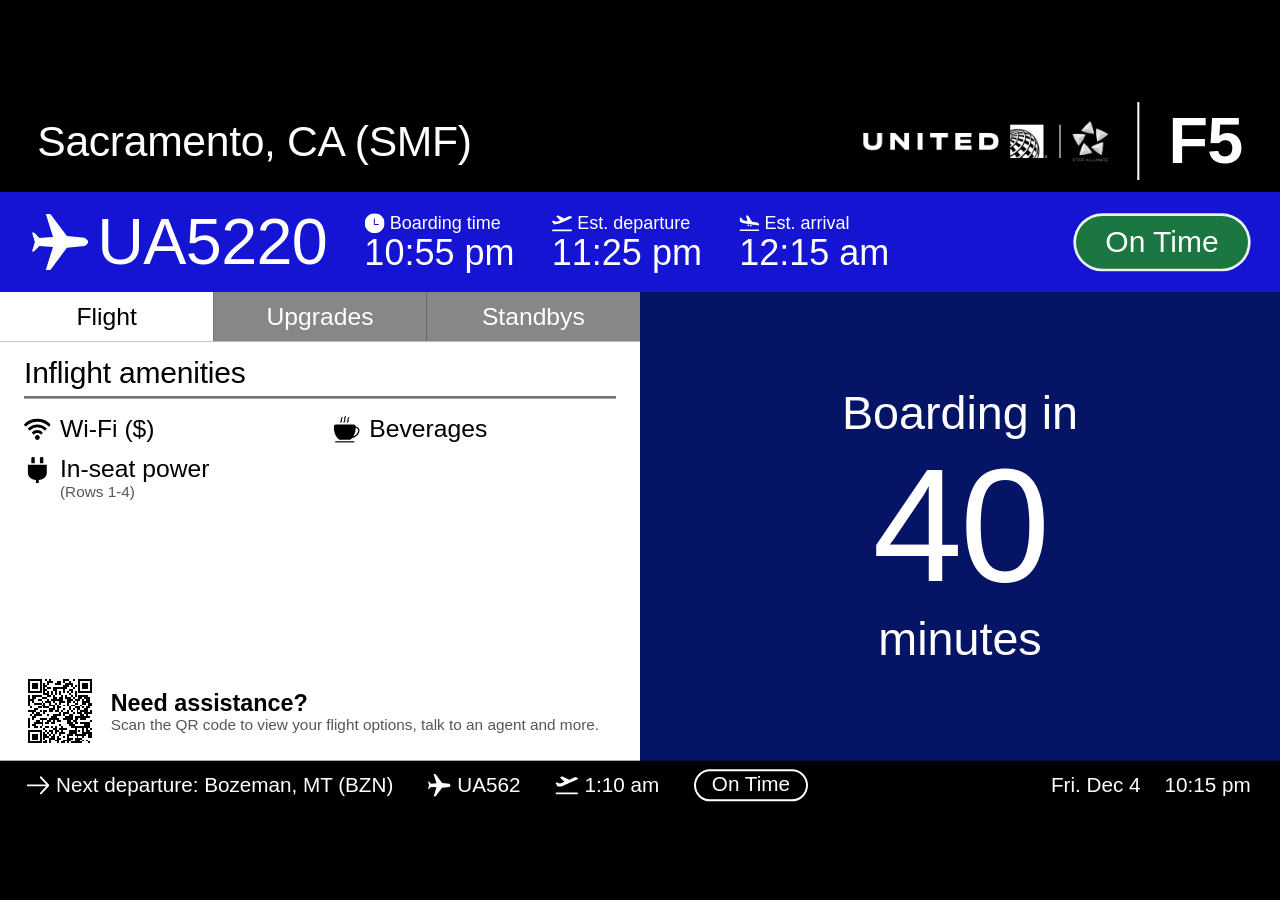
<file: wallpaper/index.html>
<!doctype html>
<html lang="en">
<head>
  <meta charset="utf-8">
  <title>Gate Display Wallpaper</title>
  <style>
    html, body { margin: 0; height: 100%; background: #000; overflow: hidden; }
    iframe { position: absolute; inset: 0; width: 100%; height: 100%; border: 0; }
    #hint { position: absolute; inset: auto 0 0 0; color: #9aa4b8; background: #10131a;
            font: 14px/1.5 system-ui, sans-serif; padding: 10px 14px; text-align: center; }
  </style>
</head>
<body>
  <iframe id="screen" title="Gate display"></iframe>
  <div id="hint" hidden></div>

  <script>
    // Wallpaper Engine passes the settings from project.json. The "link" property is the display URL:
    // paste a snapshot link from the control page ("Copy link for another device") to fix the flight,
    // or leave the plain display URL and run server/gate_feed.py to keep it live.
    var DEFAULT = 'https://yanjz124.github.io/flight-info-disp-sim/united/display.html';
    var screenEl = document.getElementById('screen');
    var hint = document.getElementById('hint');

    function show(url) {
      url = (url || '').trim() || DEFAULT;
      if (screenEl.src !== url) screenEl.src = url;
      hint.hidden = true;
    }
    show(DEFAULT);

    window.wallpaperPropertyListener = {
      applyUserProperties: function (p) {
        if (p.link && typeof p.link.value === 'string') show(p.link.value);
        if (p.reload && p.reload.value) screenEl.src = screenEl.src;   // button: reload now
      },
    };

    // If the page can't load (offline at boot), retry every 30 s.
    setInterval(function () {
      if (!navigator.onLine) { hint.hidden = false; hint.textContent = 'Offline, retrying...'; return; }
      if (!hint.hidden) show(screenEl.src);
    }, 30000);
  </script>
</body>
</html>
</file>
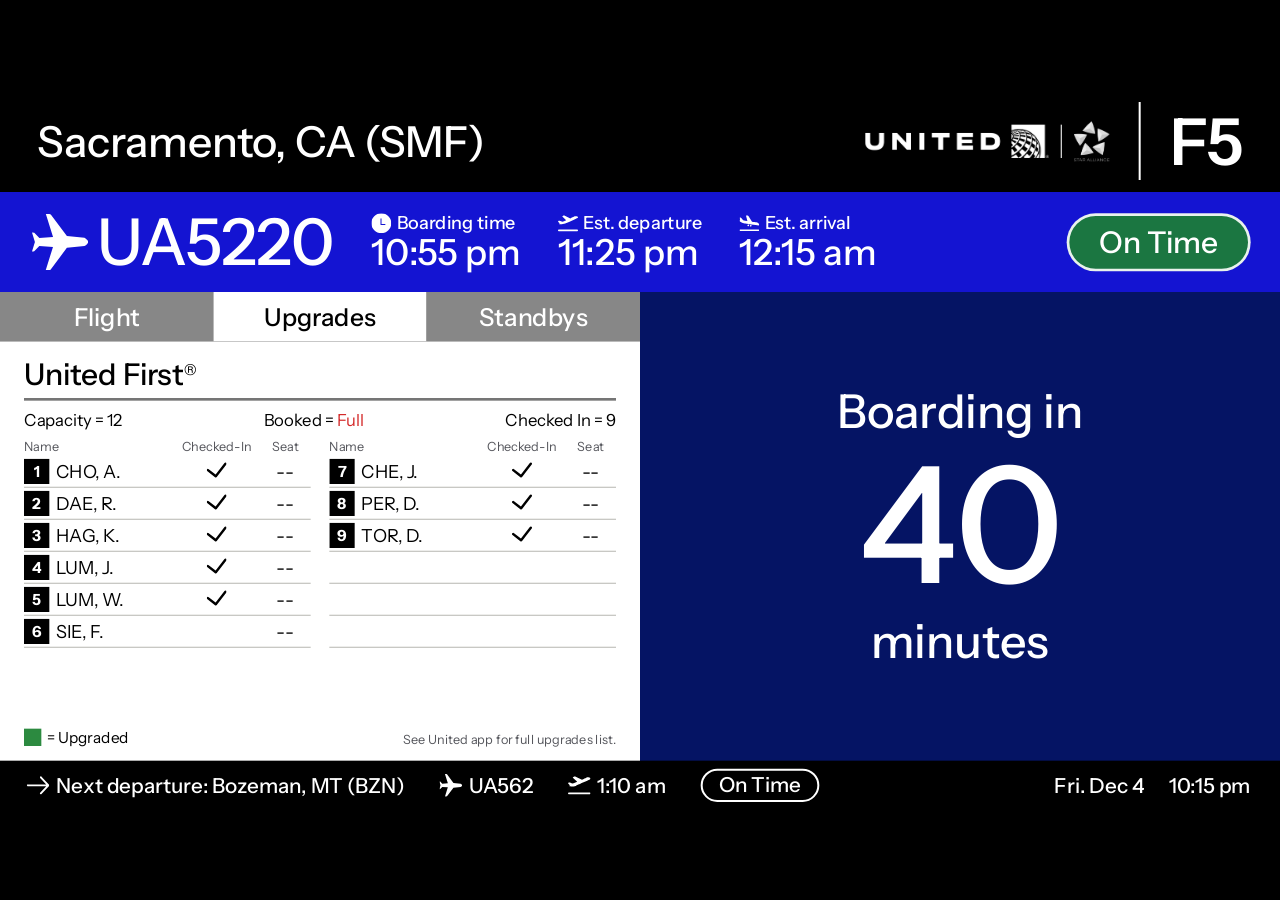
<file: display.html>
<!doctype html>
<html lang="en">
<head>
  <meta charset="utf-8">
  <title>Gate Display</title>
  <!-- The United screens moved into united/ when the site gained a landing page. Links, bookmarks and
       snapshot hashes made before that still work: everything after the path is carried across. -->
  <script>location.replace('united/display.html' + location.search + location.hash);</script>
</head>
<body><p>Moved to <a href="united/display.html">united/display.html</a>.</p></body>
</html>
</file>
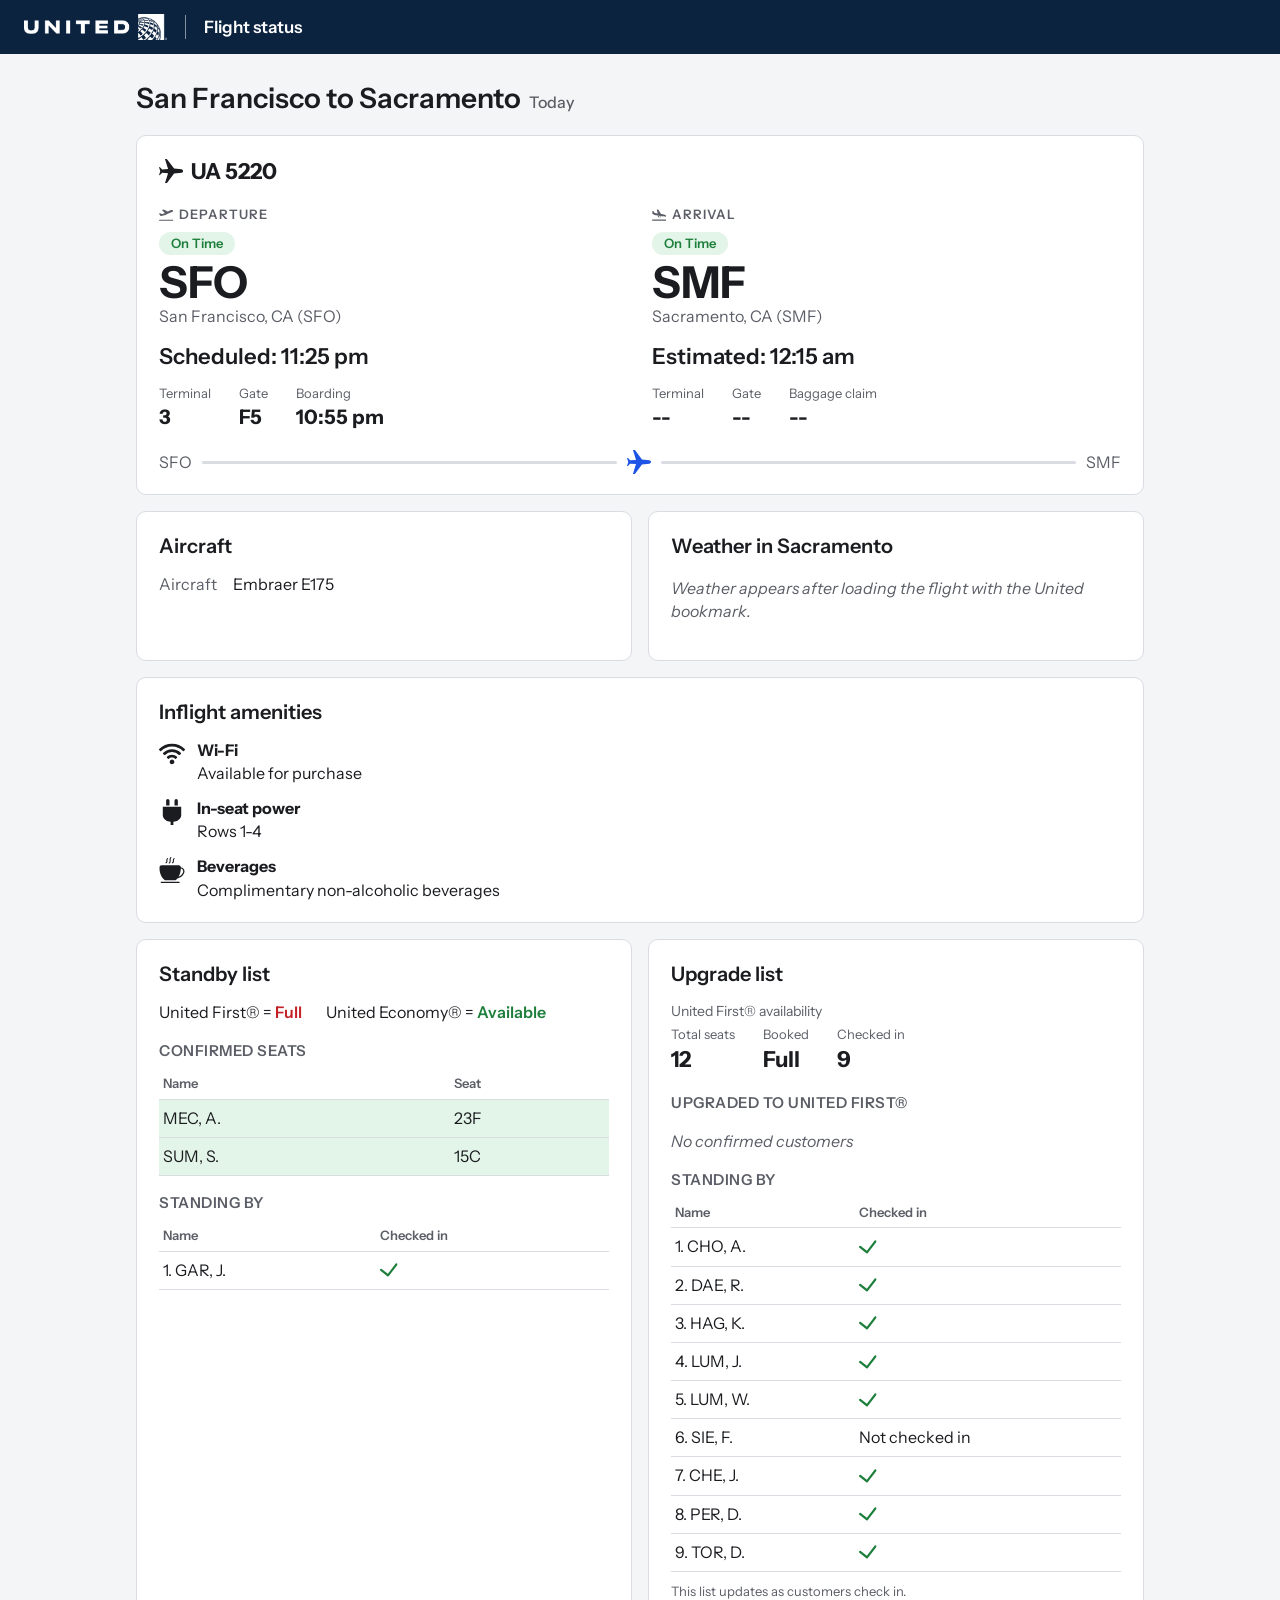
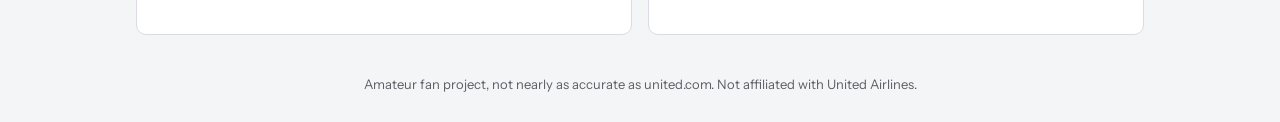
<file: status.html>
<!doctype html>
<html lang="en">
<head>
  <meta charset="utf-8">
  <title>Flight Status</title>
  <!-- The United screens moved into united/ when the site gained a landing page. Links, bookmarks and
       snapshot hashes made before that still work: everything after the path is carried across. -->
  <script>location.replace('united/status.html' + location.search + location.hash);</script>
</head>
<body><p>Moved to <a href="united/status.html">united/status.html</a>.</p></body>
</html>
</file>
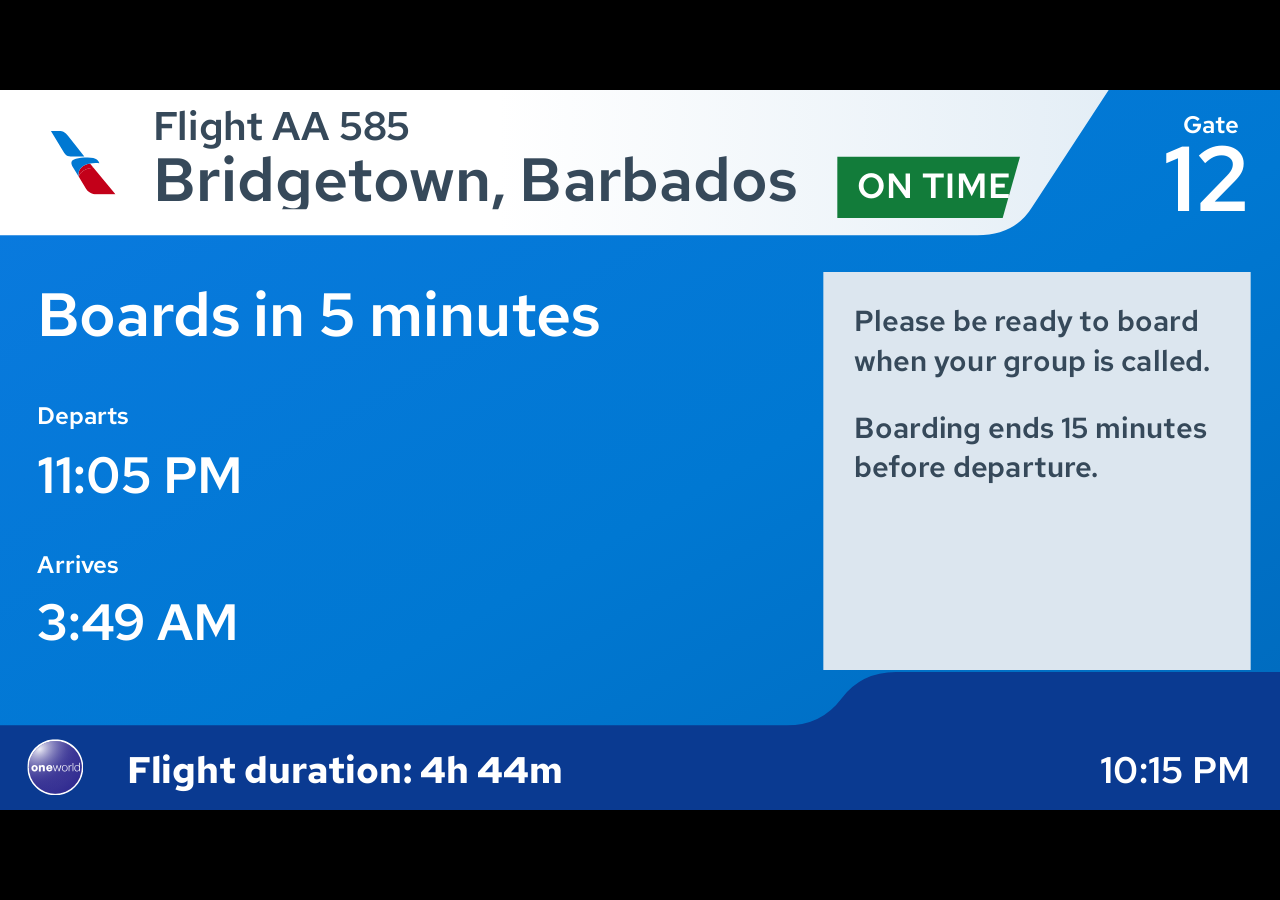
<file: american/display.html>
<!doctype html>
<html lang="en">
<head>
  <meta charset="utf-8">
  <meta name="viewport" content="width=device-width, initial-scale=1">
  <title>American Gate Display</title>
  <link rel="preconnect" href="https://fonts.googleapis.com">
  <link rel="preconnect" href="https://fonts.gstatic.com" crossorigin>
  <link rel="stylesheet" href="https://fonts.googleapis.com/css2?family=Red+Hat+Text:wght@400;500;600;700&display=swap">
  <link rel="stylesheet" href="css/display.css">
</head>
<body>
  <div id="stage">
    <!-- The chrome is one SVG: the header wedge and the bottom band are raked and then turn through a
         curve, which a clip-path polygon cannot do. The rake reads 1619/1663/1667 px across three
         independently rectified photographs, so it is drawn at 1663. -->
    <svg class="chrome" viewBox="0 0 1920 1080" preserveAspectRatio="none" aria-hidden="true">
      <defs>
        <linearGradient id="field" x1="0" y1="0" x2="1" y2="1">
          <stop offset="0" stop-color="#0b7ae0"/>
          <stop offset="0.55" stop-color="#0078d2"/>
          <stop offset="1" stop-color="#0069bb"/>
        </linearGradient>
        <linearGradient id="hdrFill" x1="0" y1="0" x2="1" y2="0">
          <stop offset="0" stop-color="#ffffff"/>
          <stop offset="0.45" stop-color="#ffffff"/>
          <stop offset="1" stop-color="#e4eef6"/>
        </linearGradient>
      </defs>
      <rect width="1920" height="1080" fill="url(#field)"/>
      <path d="M0 0 H1663 L1548 176 Q1522 218 1466 218 H0 Z" fill="url(#hdrFill)"/>
      <path d="M0 953 H1180 Q1232 953 1262 913 Q1292 873 1344 873 H1920 V1080 H0 Z" fill="#0a3a91"/>
      <path id="pill" d="M1256 100 H1530 L1504 192 H1256 Z" fill="#127c3a"/>
    </svg>

    <img class="sym" src="assets/aa-flight-symbol.svg" alt="American Airlines">
    <div class="fno" id="fno"></div>
    <div class="dest" id="dest"></div>
    <div class="pill-text" id="pillText"></div>

    <div class="gate-l">Gate</div>
    <div class="gate" id="gate"></div>

    <div class="boards" id="boards"></div>
    <div class="t-label dep-l">Departs</div>
    <div class="t-value dep-v" id="departs"></div>
    <div class="t-label arr-l" id="arrivesLabel">Arrives</div>
    <div class="t-value arr-v" id="arrives"></div>

    <div class="panel" id="panel"></div>

    <img class="ow" src="assets/oneworld.svg" alt="oneworld">
    <div class="dur" id="dur"></div>
    <div class="clock" id="clock"></div>
  </div>
  <div id="err" hidden></div>

  <script src="js/state.js"></script>
  <script src="js/display.js"></script>
</body>
</html>
</file>
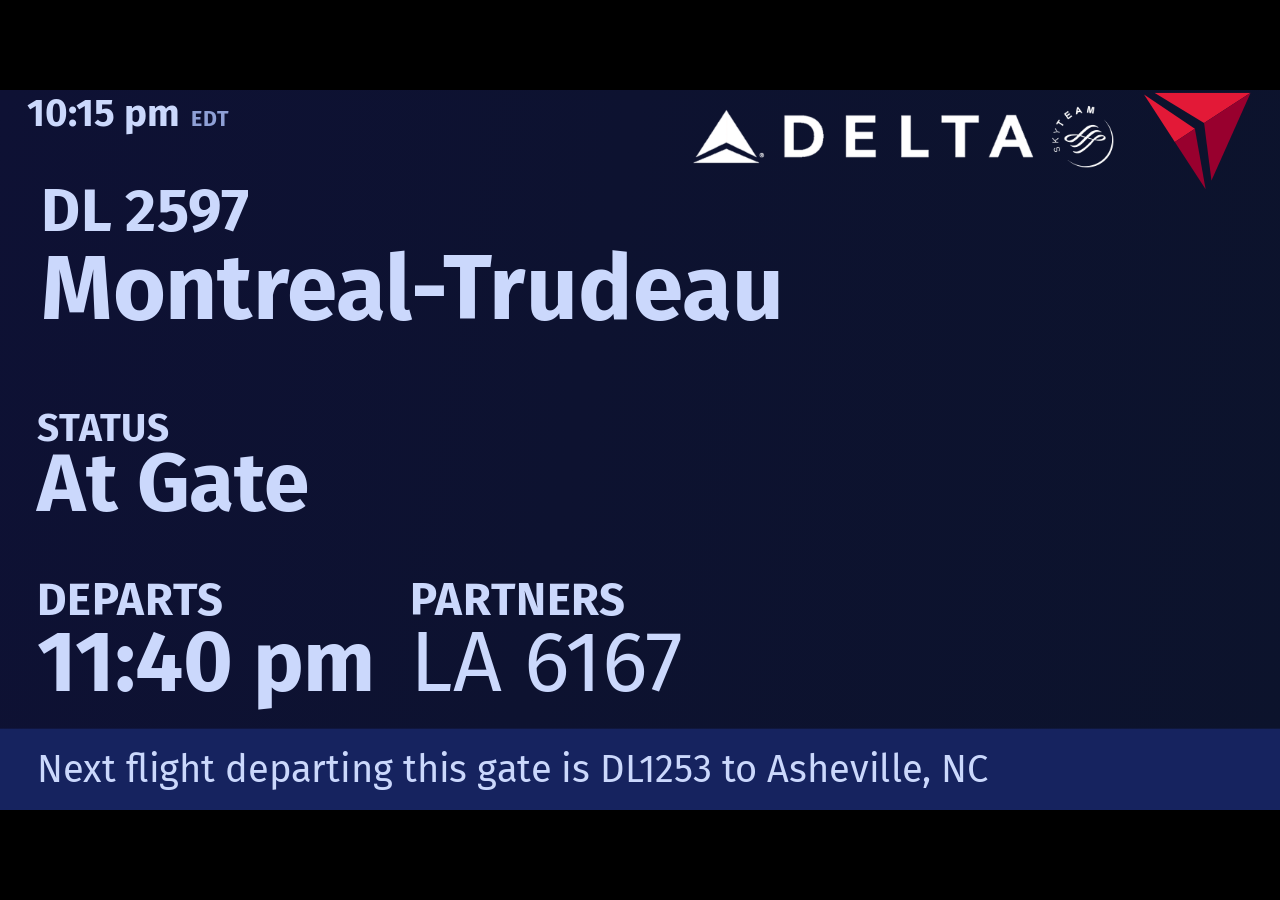
<file: delta/display.html>
<!doctype html>
<html lang="en">
<head>
  <meta charset="utf-8">
  <meta name="viewport" content="width=device-width, initial-scale=1">
  <title>Delta Gate Display</title>
  <link rel="preconnect" href="https://fonts.googleapis.com">
  <link rel="preconnect" href="https://fonts.gstatic.com" crossorigin>
  <link rel="stylesheet" href="https://fonts.googleapis.com/css2?family=Fira+Sans:wght@400;500;600;700&display=swap">
  <link rel="stylesheet" href="css/display.css">
</head>
<body>
  <div id="stage">
    <div class="clock"><b id="clock"></b><span id="tz"></span></div>

    <img class="lockup" id="lockup" src="assets/delta-skyteam.png" alt="Delta, a SkyTeam member">

    <!-- Delta's widget, its long edge laid flat along the top. Coordinates are the real artwork's,
         rotated 57 degrees once and baked in, so nothing here can drift. -->
    <svg class="widget" viewBox="0 0 417.56 378.61" aria-hidden="true">
      <polygon points="40.54,0.00 417.56,0.00 235.24,118.38" fill="var(--widget-l)"></polygon>
      <polygon points="0.00,6.95 120.65,192.78 199.17,141.80" fill="var(--widget-l)"></polygon>
      <polygon points="235.24,118.38 417.56,0.00 264.15,344.39" fill="var(--widget-r)"></polygon>
      <polygon points="199.17,141.80 120.65,192.78 241.31,378.61" fill="var(--widget-r)"></polygon>
    </svg>

    <div class="fno" id="fno"></div>
    <div class="dest" id="dest"></div>

    <div class="st-label">STATUS</div>
    <div class="status" id="status"></div>

    <div class="t-labels" id="tLabels"></div>
    <div class="t-values" id="tValues"></div>

    <div class="ribbon" id="ribbon"></div>
  </div>
  <div id="err" hidden></div>

  <script src="js/state.js"></script>
  <script src="js/display.js"></script>
</body>
</html>
</file>
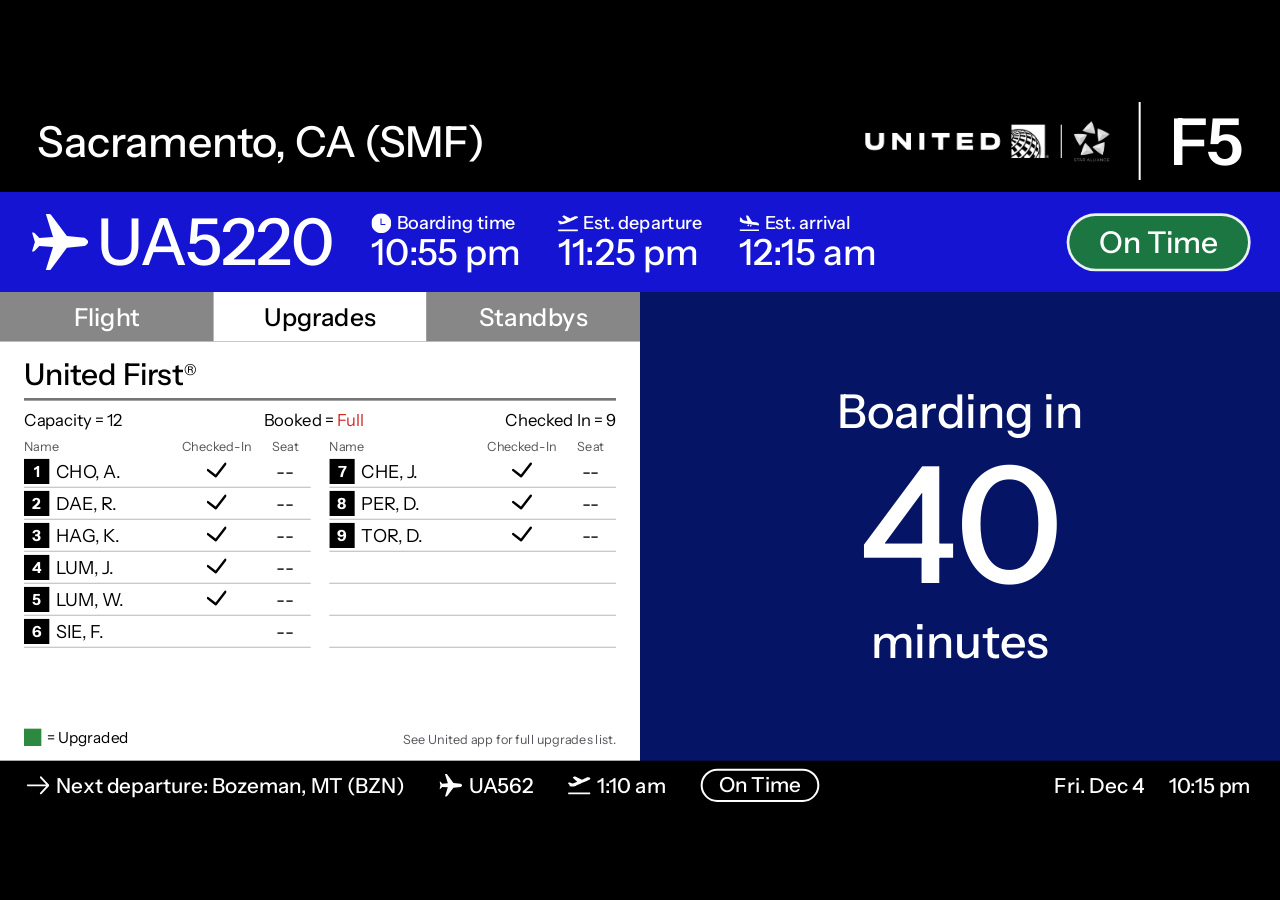
<file: united/display.html>
<!doctype html>
<html lang="en">
<head>
  <meta charset="utf-8">
  <meta name="viewport" content="width=device-width, initial-scale=1">
  <title>Gate Display</title>
  <link rel="preconnect" href="https://fonts.googleapis.com">
  <link rel="preconnect" href="https://fonts.gstatic.com" crossorigin>
  <link rel="stylesheet" href="https://fonts.googleapis.com/css2?family=Instrument+Sans:wght@400;500;600;700&display=swap">
  <link rel="stylesheet" href="css/display.css">
</head>
<body>
  <div id="stage">
    <header class="hdr">
      <div class="dest" id="dest"></div>
      <div class="brand" id="brand"></div>
      <div class="gate" id="gate"></div>
    </header>

    <div class="band">
      <div class="fno" id="fno"></div>
      <div class="cells" id="cells"></div>
      <div class="pill-wrap"><span class="pill" id="pill"></span></div>
    </div>

    <div class="body">
      <section class="left">
        <nav class="tabs" id="tabs">
          <span class="tab" data-tab="flight">Flight</span>
          <span class="tab" data-tab="upgrades">Upgrades</span>
          <span class="tab" data-tab="standbys">Standbys</span>
        </nav>
        <div class="panel" id="panel"></div>
      </section>
      <section class="right" id="right"></section>
    </div>

    <footer class="ftr">
      <div class="next" id="next"></div>
      <div class="dt"><span id="date"></span><span id="time"></span></div>
    </footer>
  </div>
  <div id="err" hidden></div>

  <script src="js/state.js"></script>
  <script src="js/airports.js"></script>
  <script src="js/gates.js"></script>
  <script src="js/united.js"></script>
  <script src="js/feed.js"></script>
  <script src="js/icons.js"></script>
  <script src="js/display.js"></script>
</body>
</html>
</file>
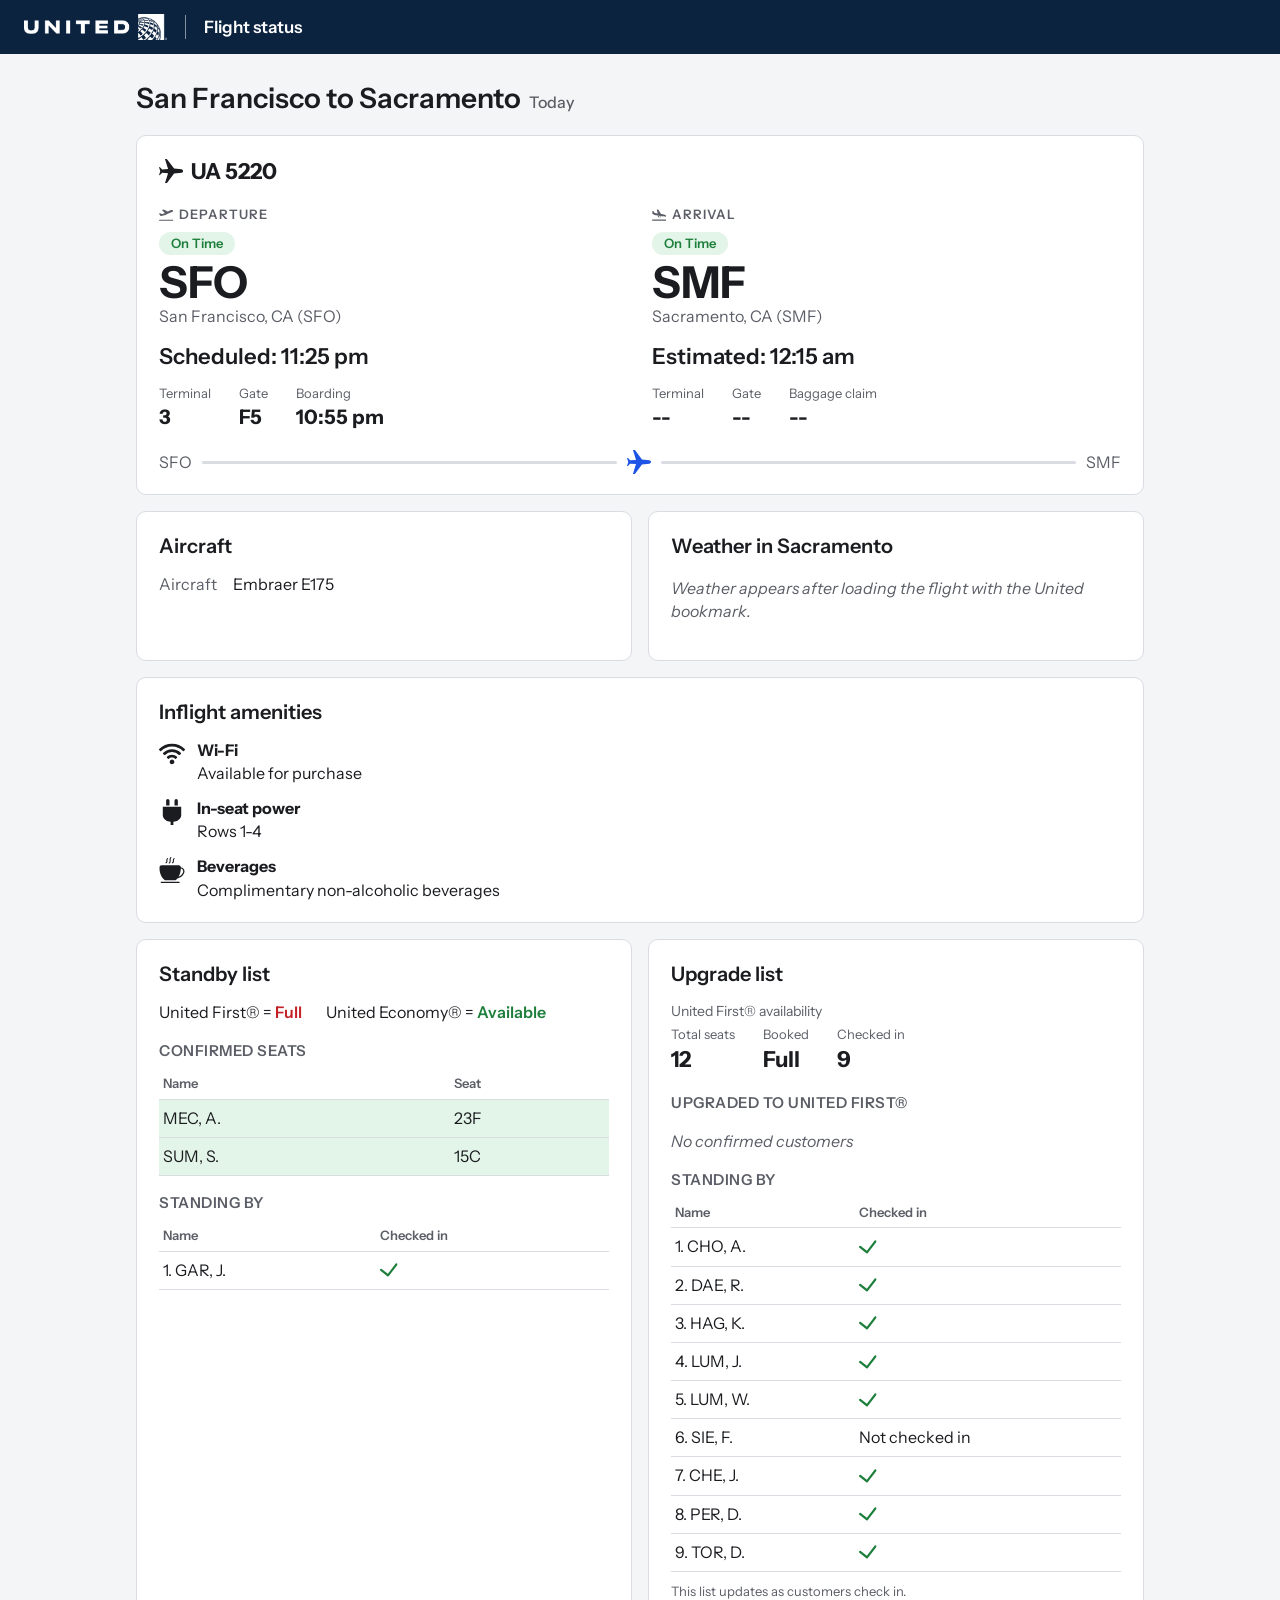
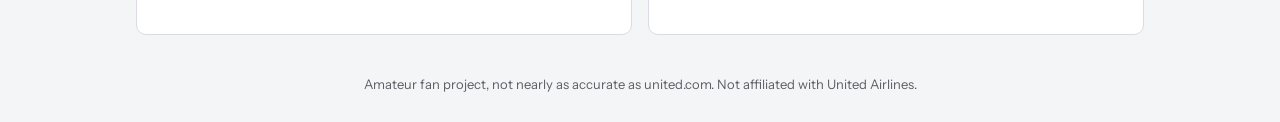
<file: united/status.html>
<!doctype html>
<html lang="en">
<head>
  <meta charset="utf-8">
  <meta name="viewport" content="width=device-width, initial-scale=1">
  <title>Flight Status</title>
  <link rel="preconnect" href="https://fonts.googleapis.com">
  <link rel="preconnect" href="https://fonts.gstatic.com" crossorigin>
  <link rel="stylesheet" href="https://fonts.googleapis.com/css2?family=Instrument+Sans:wght@400;500;600;700&display=swap">
  <link rel="stylesheet" href="css/status.css">
</head>
<body>
  <header class="top">
    <img src="assets/united-lockup.png" alt="United" class="logo">
    <span class="top-title">Flight status</span>
  </header>
  <main id="app"></main>
  <footer class="foot">Amateur fan project, not nearly as accurate as united.com. Not affiliated with United Airlines.</footer>

  <script src="js/state.js"></script>
  <script src="js/airports.js"></script>
  <script src="js/gates.js"></script>
  <script src="js/united.js"></script>
  <script src="js/feed.js"></script>
  <script src="js/icons.js"></script>
  <script src="js/status.js"></script>
</body>
</html>
</file>
<file: american/css/display.css>
/* American gate display, 1920x1080. Measured off a straight-on photograph whose lit area came out
   703x391 - 16:9 to within a pixel - so its proportions scale straight onto 1920x1080.
   The chrome (header wedge, status chip, bottom band) is one SVG layer, because those shapes are raked
   and then turn through a curve, which a clip-path polygon cannot do.
   Colours: the marks and type use American's own palette (AA Blue #0078D2, AA Red #C30019,
   AA Dark Gray #36495A); the screen's own fields are sampled from the photographs. */
:root {
  --font: "Red Hat Text", "Segoe UI", Arial, sans-serif;
  /* AmericanSans (Joe Finocchiaro, 2013) is proprietary. Of 76 free families scored against the
     destination line on a rectified photograph - matched on ascender height, then compared pixel for
     pixel - Red Hat Text 600 fits best: x-height within 2.7% and set width within 1.3%. */
  --aa-slate: #36495a;      /* AA Dark Gray: the type on the pale header */
  --panel: #dce6ef;
}

* { box-sizing: border-box; margin: 0; padding: 0; }
[hidden] { display: none !important; }

html, body {
  width: 100%; height: 100%;
  background: #000; overflow: hidden;
  font-family: var(--font); color: #fff;
}

#stage { position: absolute; top: 50%; left: 50%; width: 1920px; height: 1080px; overflow: hidden; }
.chrome { position: absolute; inset: 0; width: 1920px; height: 1080px; }

/* every text layer sits above the chrome; each top is the measured cap top less the font's ascent gap */
#stage > :not(.chrome) { position: absolute; }

.sym { left: 41px; top: 61px; width: 150px; height: 96px; }   /* 72:46, the artwork's own ratio */
.fno { left: 229px; top: 24px; font-size: 60px; font-weight: 600; line-height: 1; color: var(--aa-slate); }
.dest {
  left: 229px; top: 87px; width: 985px;   /* leaves the ~45px gap before the status chip that the photograph shows */
  /* 98px puts the ascender at 73px, which is what the photograph measures; display.js shrinks
     the type for any name too long to fit, so nothing can clip. */
  font-size: 98px; font-weight: 600; line-height: 1; color: var(--aa-slate);
  white-space: nowrap; overflow: hidden;
}

/* the chip's own text; its shape is drawn in the chrome so the rake matches the header behind it */
.pill-text { left: 1286px; top: 118px; font-size: 52px; font-weight: 600; letter-spacing: 1px; line-height: 1; }

/* the gate block, right-aligned on the blue showing past the header */
.gate-l { right: 62px; top: 34px; font-size: 36px; font-weight: 600; line-height: 1; }
.gate   { right: 44px; top: 64px; font-size: 138px; font-weight: 600; line-height: 1; }

/* ---------- the blue field ---------- */
.boards { left: 56px; top: 291px; font-size: 91px; font-weight: 600; line-height: 1; display: flex; align-items: center; gap: 26px; }
.boards .chip { background: #fff; color: var(--aa-slate); font-size: 60px; font-weight: 600; padding: 8px 24px; border-radius: 4px; }

.t-label { left: 56px; font-size: 36px; font-weight: 600; line-height: 1; }
.t-value { left: 56px; font-size: 76px; font-weight: 600; line-height: 1; }
.dep-l { top: 470px; }
.dep-v { top: 539px; }
.arr-l { top: 694px; }
.arr-v { top: 760px; }

/* ---------- the pale panel ---------- */
.panel {
  left: 1235px; top: 273px; width: 641px; height: 597px;
  background: var(--panel); color: var(--aa-slate);
  padding: 44px 46px; font-size: 44px; line-height: 1.34; font-weight: 600;
}
.panel p + p { margin-top: 42px; }

.panel.upgrades { padding: 24px 26px; }
.panel .up-title { font-size: 30px; font-weight: 700; opacity: .7; }
.panel .up-cabin { font-size: 23px; font-weight: 700; letter-spacing: 1.5px; opacity: .55; margin-bottom: 14px; }
.panel .up-grid { display: grid; grid-template-columns: 1fr 1fr; gap: 9px 20px; }
.panel .up-row { display: flex; align-items: center; gap: 10px; font-size: 31px; font-weight: 600; padding: 3px 7px; border-radius: 3px; }
.panel .up-row i { font-style: normal; font-size: 23px; opacity: .5; width: 26px; text-align: right; }
.panel .up-row.ok { background: #127c3a; color: #fff; }
.panel .up-row.ok i { opacity: .85; }

/* ---------- footer ---------- */
.ow { left: 41px; top: 974px; width: 84px; height: 84px; }   /* the oneworld roundel, centred in the band */
.dur   { left: 190px; top: 992px; font-size: 56px; font-weight: 700; line-height: 1; }
.clock { right: 44px; top: 992px; font-size: 56px; font-weight: 600; line-height: 1; }

#err { left: 0; right: 0; top: 0; background: #7a1020; color: #fff; font-size: 26px; padding: 10px 20px; }
</file>
<file: delta/css/display.css>
/* Delta gate display, 1920x1080. Every number below is measured off a straight-on photo of a real screen
   whose lit area came out 1036x586 - 16:9 to within a pixel - so its proportions map straight onto 1920x1080. */
:root {
  --font: "Fira Sans", "Segoe UI", Arial, sans-serif;   /* closest free match to Whitney, Delta's brand face */
  --field-l: #0e1134;      /* sampled left, then darkened a touch */
  --field-m: #0d1230;
  --field-r: #0c132c;      /* sampled right */
  --ribbon: #16235f;       /* the bar along the bottom */
  --ink: #cbd8fc;          /* the type is a pale blue, not white */
  --ink-2: #8fa0d6;        /* the time zone beside the clock */
  --widget-l: #e31937;     /* Delta Light Red, from Delta's own vector */
  --widget-r: #98002e;     /* Delta Dark Red */
}

* { box-sizing: border-box; margin: 0; padding: 0; }
[hidden] { display: none !important; }

html, body {
  width: 100%; height: 100%;
  background: #000; overflow: hidden;
  font-family: var(--font); color: var(--ink);
}

#stage {
  position: absolute; top: 50%; left: 50%;
  width: 1920px; height: 1080px;
  background: linear-gradient(100deg, var(--field-l) 0%, var(--field-m) 45%, var(--field-r) 100%);
  overflow: hidden;
}

/* ---------- top corner: clock left, lockup and widget right ---------- */
.clock { position: absolute; left: 41px; top: 0; display: flex; align-items: baseline; gap: 16px; }
.clock b { font-size: 58px; font-weight: 700; }
.clock span { font-size: 32px; font-weight: 700; letter-spacing: 1px; color: var(--ink-2); }

.lockup { position: absolute; top: 24px; right: 250px; height: 92px; }

/* The widget is Delta's own artwork, turned 57 degrees so its long edge lies flat along the top edge. */
.widget { position: absolute; top: 4px; right: 44px; width: 160px; height: 145px; }

/* ---------- the flight ---------- */
.fno { position: absolute; left: 62px; top: 133px; font-size: 90px; font-weight: 700; line-height: 1.1; white-space: nowrap; }
.dest {
  position: absolute; left: 62px; top: 224px; right: 62px;
  font-size: 136px; font-weight: 700; line-height: 1.1;
  white-space: nowrap; overflow: hidden; text-overflow: clip;
}

.st-label { position: absolute; left: 56px; top: 472px; font-size: 58px; font-weight: 700; letter-spacing: 1px; }
.status { position: absolute; left: 56px; top: 524px; right: 56px; font-size: 123px; font-weight: 700; line-height: 1.1; white-space: nowrap; }

/* ---------- the time columns ---------- */
.t-labels, .t-values { position: absolute; left: 56px; right: 56px; display: grid; }
.t-labels { top: 723px; font-size: 68px; font-weight: 700; letter-spacing: 1px; }
.t-values { top: 781px; font-size: 128px; align-items: baseline; }
.t-values span { font-weight: 700; }
.t-values .partner { font-weight: 400; }       /* codeshares sit in a lighter weight */
.two { grid-template-columns: 559px minmax(0, 1fr); }
.three { grid-template-columns: 559px 520px minmax(0, 1fr); }

/* ---------- the ribbon ---------- */
.ribbon {
  position: absolute; left: 0; right: 0; bottom: 0; height: 122px;
  background: var(--ribbon); display: flex; align-items: center; padding: 0 56px;
  font-size: 57px; font-weight: 400; white-space: nowrap; overflow: hidden;
}

#err {
  position: absolute; left: 0; right: 0; bottom: 0;
  background: #7a1020; color: #fff; font-size: 25px; padding: 10px 20px;
}
</file>
<file: united/css/display.css>
/* Gate display, laid out on a fixed 1920x1080 stage that is scaled to fit the screen.
   Colors and proportions are matched to reference photos of United's current gate screens. */
:root {
  --font: "Instrument Sans", "Segoe UI", Arial, sans-serif;   /* closest free match to the type on United's own screen reference */
  --frame: #000;        /* header, tab row, footer */
  --band: #1414d2;         /* flight-number band */
  --royal: #051464;        /* right-panel blue */
  --deep: #1b1fd2;         /* current-group tile */
  --mint: #62e6a6;         /* next-group tile */
  --panel: #fff;           /* left panel */
  --panel-2: #ebebe9;      /* the strip along its bottom */
  --tab-off: #878787;
  --ink: #000;
  --ink-2: #55565c;
  --rule: #757575;
  --ontime: #1b7641;
  --delay: #f5c56c;
  --cancel: #d63a3a;
  --cleared: #2c8a40;
  --full: #d42a2a;
  --avail: #2c8a40;
  --stripe-1: #3d86f0;
  --stripe-2: #a9d6f2;
  --seat-bg: #e9ecf2;
}

* { box-sizing: border-box; margin: 0; padding: 0; }
[hidden] { display: none !important; }

html, body {
  width: 100%; height: 100%;
  background: #000; overflow: hidden;
  font-family: var(--font); color: #fff;
}

#stage {
  position: absolute; top: 50%; left: 50%;
  width: 1920px; height: 1080px;
  background: var(--frame);
  display: grid;
  grid-template-rows: 153px 150px 1fr 74px;   /* header, band, body, footer */
  overflow: hidden;
}
.ic { width: 1em; height: 1em; vertical-align: -0.12em; flex: none; fill: currentColor; }

/* ---------- header ---------- */
.hdr { display: flex; align-items: center; padding: 0 0 0 56px; }
.dest { flex: 1; font-size: 64px; font-weight: 500; letter-spacing: -0.5px; white-space: nowrap; overflow: hidden; text-overflow: ellipsis; }
.brand { display: flex; align-items: center; gap: 18px; padding: 0 44px; }
.brand img { height: 64px; }
.brand img.ua { height: 50px; }
.brand img.sa { height: 60px; }
.brand .sep { width: 2px; height: 50px; background: #fff; opacity: .8; }
.gate {
  align-self: stretch; display: flex; align-items: center;
  padding: 0 56px 0 44px; border-left: 3px solid #fff;
  margin: 18px 0; font-size: 97px; font-weight: 600; letter-spacing: -1px;
}

/* ---------- blue band ---------- */
.band { background: var(--band); display: flex; align-items: center; padding: 0 44px 0 48px; gap: 56px; }
.fno { display: flex; align-items: center; gap: 14px; font-size: 97px; font-weight: 500; letter-spacing: -1px; white-space: nowrap; }
.fno .ic { width: 84px; height: 84px; }
.cells { flex: 1; display: flex; gap: 56px; }
.cell { display: flex; flex-direction: column; justify-content: center; }
.cell .lbl { font-size: 27px; font-weight: 500; display: flex; align-items: center; gap: 8px; white-space: nowrap; }
.cell .lbl .ic { width: 30px; height: 30px; }
.cell .val { font-size: 54px; font-weight: 500; line-height: 1.05; white-space: nowrap; }
.cell .val.struck { text-decoration: line-through; text-decoration-thickness: 4px; }
.pill {
  display: inline-block; font-size: 45px; font-weight: 500; line-height: 1;
  padding: 16px 44px 18px; border-radius: 60px; border: 4px solid rgba(255,255,255,.9);
  background: var(--ontime); color: #fff; white-space: nowrap;
}
.pill.delayed { background: var(--delay); color: var(--ink); border-color: #fff4dc; }

/* ---------- body ---------- */
.body { display: grid; grid-template-columns: 960px 1fr; min-height: 0; }
.left { display: grid; grid-template-rows: 74px 1fr; min-height: 0; }
/* The strip is tight: no padding letting the black stage through above or beside it, no gaps between the
   three tabs, and no rounded corners, so it meets the band above and the panel below edge to edge. */
.tabs { display: grid; grid-template-columns: repeat(3, 1fr); }
.tab {
  display: flex; align-items: center; justify-content: center;
  background: var(--tab-off); color: #fff; font-size: 37px; font-weight: 500;
}
.tab.on { background: var(--panel); color: var(--ink); }
.panel { position: relative; background: var(--panel); color: var(--ink); padding: 22px 36px 20px; display: flex; flex-direction: column; min-height: 0; overflow: hidden; }
/* Tab change: a white veil fades in over the panel, the content swaps underneath, then it fades out. */
.panel::after { content: ""; position: absolute; inset: 0; background: #fff; opacity: 0; transition: opacity .35s ease; pointer-events: none; }
.panel.out::after { opacity: 1; }
.tab { transition: background-color .35s ease, color .35s ease; }

.p-title { font-size: 45px; font-weight: 500; padding-bottom: 8px; border-bottom: 4px solid var(--rule); letter-spacing: -0.3px; }
.p-title sup { font-size: .5em; }

/* flight tab */
.amen { display: grid; grid-template-columns: 1fr 1fr; gap: 0 40px; margin-top: 24px; }
.amen > div { display: flex; flex-direction: column; gap: 18px; }
.am { display: flex; align-items: flex-start; gap: 14px; font-size: 37px; line-height: 1.15; }
.am .ic { width: 40px; height: 40px; margin-top: 2px; }
.am small { display: block; font-size: 23px; color: var(--ink-2); }
.p-foot { margin-top: auto; display: flex; align-items: center; gap: 22px; }
.p-foot img { width: 108px; height: 108px; image-rendering: pixelated; }
.p-foot b { display: block; font-size: 35px; font-weight: 600; }
.p-foot span { font-size: 23px; color: var(--ink-2); }
.arrival { margin: auto -36px -20px; height: 120px; padding: 0 36px; background: var(--panel-2);
           font-size: 41px; display: flex; align-items: center; gap: 16px; }
.arrival .ic { width: 44px; height: 44px; }
.arrival b { font-weight: 500; margin-left: 20px; }

/* upgrade / standby tabs */
.counts { display: flex; justify-content: space-between; font-size: 25px; margin: 14px 0 4px; }
.cabins { font-size: 25px; margin: 12px 0 4px; line-height: 1.35; }
.full { color: var(--full); }
.avail { color: var(--avail); }
.tbl { display: grid; grid-template-columns: 1fr 1fr; gap: 0 28px; margin-top: 10px; }
.th, .tr { display: grid; grid-template-columns: 1fr 130px 76px; align-items: center; }
.th { font-size: 19px; color: var(--ink-2); padding-bottom: 2px; }
.th span:nth-child(n+2), .tr span:nth-child(n+2) { text-align: center; }
.tr { height: 48px; font-size: 27px; border-bottom: 2px solid #c8c8c4; }
.tr .nm { display: flex; align-items: center; gap: 10px; white-space: nowrap; overflow: hidden; }
.badge { display: inline-flex; width: 38px; height: 38px; align-items: center; justify-content: center; background: var(--ink); color: #fff; font-size: 23px; font-weight: 700; flex: none; }
.tr .ic { width: 30px; height: 30px; }
.tr.cl { background: var(--cleared); color: #fff; border-bottom-color: var(--panel); padding-left: 10px; font-weight: 600; }
.legend { margin-top: auto; display: flex; justify-content: space-between; align-items: flex-end; font-size: 23px; }
.legend i { display: inline-block; width: 26px; height: 26px; background: var(--cleared); vertical-align: -4px; margin-right: 8px; }
.legend small { font-size: 19px; color: var(--ink-2); }

/* ---------- right panel ---------- */
.right { position: relative; min-height: 0; overflow: hidden; background: var(--royal); }
.rp { position: absolute; inset: 0; display: flex; flex-direction: column; }
.rp .strip { height: 70px; flex: none; display: flex; align-items: center; justify-content: center; background: var(--frame); font-size: 37px; font-weight: 600; }
.rp .strip.bottom { height: 64px; font-size: 31px; font-weight: 500; }
.center { flex: 1; display: flex; flex-direction: column; align-items: center; justify-content: center; text-align: center; }

.countdown .l1, .countdown .l3 { font-size: 70px; font-weight: 500; }
.countdown .l2 { font-size: 243px; font-weight: 500; line-height: 1; margin: 6px 0 10px; letter-spacing: -4px; }

.soon, .closed { background: var(--frame); }
.rp.preboard { background: #2a2a2d; }
.preboard ul { list-style: none; margin: 0; padding: 40px 64px; display: grid; gap: 34px; }
.preboard li { display: flex; align-items: center; gap: 30px; font-size: 49px; font-weight: 500; line-height: 1.1; }
.pb-ic { flex: none; width: 84px; height: 84px; border-radius: 6px; display: flex; align-items: center; justify-content: center; color: #1d1d1f; }
.pb-ic .ic { width: 58px; height: 58px; }
.pb-yellow { background: #f3d467; }
.pb-green { background: #9fd36a; }
.pb-purple { background: #cdbdf0; }
.pb-gs { background: #fff; border: 4px solid #1d1d1f; outline: 3px solid #fff; font-size: 35px; font-weight: 700; letter-spacing: 1px; }
.big { font-size: 93px; font-weight: 600; letter-spacing: -1px; }
.sub { font-size: 43px; font-weight: 500; margin-top: 14px; max-width: 900px; }

.tiles { flex: 1; display: grid; grid-template-columns: 1fr 1fr; }
.tiles.one { grid-template-columns: 1fr; }
.tile { display: flex; flex-direction: column; align-items: center; justify-content: center; background: var(--deep); }
.tile.green { background: var(--mint); color: var(--ink); }
.tile .t-lbl { font-size: 31px; font-weight: 600; letter-spacing: 4px; }
.tile .t-num { font-size: 214px; font-weight: 500; line-height: 1; margin: 4px 0; }
.tile .t-word { font-size: 60px; font-weight: 600; margin: 10px 0; }
.tile .t-sub { font-size: 31px; font-weight: 600; letter-spacing: 4px; min-height: 40px; }

.seatview { background: var(--seat-bg); color: var(--ink); }
.seatview .bar { height: 56px; background: var(--band); flex: none; }
.seatview .big { color: #3b3c44; }
.seatview .sub { color: var(--band); margin-top: 4px; font-weight: 600; }
.seated { width: 680px; margin-top: 30px; }

.final .inner { flex: 1; display: flex; }
.final .center { align-items: flex-start; text-align: left; padding-left: 64px; }
.final .big { font-size: 107px; }
.final .stripes { display: flex; }
.final .stripes i { display: block; width: 110px; background: var(--stripe-1); }
.final .stripes i + i { width: 46px; background: var(--stripe-2); }

/* "Arrival - Cleaning - Boarding": labels above the circles, one line through their centres. The link
   stretches, so the three steps stay evenly spread however wide the panel is. */
.turn .center { padding: 0 56px; }
.turn .track { display: flex; align-items: flex-end; width: 100%; margin-bottom: 54px; }
.turn .step { display: flex; flex-direction: column; align-items: center; gap: 18px; flex: none; font-size: 39px; font-weight: 500; }
.turn .dot { width: 104px; height: 104px; border: 4px solid #fff; border-radius: 50%; display: flex; align-items: center; justify-content: center; }
.turn .dot .ic { width: 54px; height: 54px; }
.turn .link { flex: 1; height: 4px; background: #fff; margin-bottom: 50px; }
.turn-msg { font-size: 45px; font-weight: 500; line-height: 1.3; }
.turn-sub { margin-top: 22px; font-size: 29px; opacity: .8; }

.promo .center { align-items: flex-start; text-align: left; padding: 0 64px; }
.promo h2 { font-size: 82px; font-weight: 600; line-height: 1.05; letter-spacing: -1px; }
.promo ul { list-style: none; margin-top: 26px; font-size: 39px; line-height: 1.45; }
.promo li::before { content: "\2022  "; }
.promo .qr { position: absolute; top: 44px; right: 56px; width: 200px; height: 200px; background: #fff; padding: 12px; image-rendering: pixelated; }
.prices { display: flex; gap: 22px; margin-top: 34px; }
.price { background: #fff; color: var(--band); border-radius: 18px; padding: 16px 34px; text-align: center; }
.price b { display: block; font-size: 93px; font-weight: 700; line-height: 1; }
.price span { font-size: 23px; font-weight: 600; color: var(--ink-2); }
.pass { margin-top: 34px; background: #f7f7f4; color: var(--ink); border-radius: 14px; width: 620px; padding: 22px 30px; display: grid; grid-template-columns: 1fr auto auto; gap: 24px; align-items: center; font-size: 35px; }
.pass .route { font-weight: 600; }
.pass .circ { border: 5px solid #d9262b; border-radius: 50%; padding: 12px 18px; text-align: center; line-height: 1.05; }
.pass .circ small { display: block; font-size: 18px; color: var(--ink-2); }
.pass .circ b { font-size: 41px; }

/* ---------- footer ---------- */
.ftr { display: flex; align-items: center; justify-content: space-between; padding: 0 44px 0 40px; font-size: 31px; font-weight: 500; }
.next { display: flex; align-items: center; gap: 52px; white-space: nowrap; }
.next > span { display: flex; align-items: center; gap: 10px; }
.next .ic { width: 34px; height: 34px; }
.next .op { border: 3px solid #fff; border-radius: 40px; padding: 2px 24px 4px; }
.dt { display: flex; gap: 36px; }

#err {
  position: fixed; bottom: 8px; right: 8px; max-width: 40vw;
  background: rgba(160, 20, 30, .9); color: #fff; font: 13px/1.4 system-ui, sans-serif;
  padding: 6px 10px; border-radius: 4px;
}
.am-logo { display: block; height: 26px; margin-top: 6px; filter: brightness(0); opacity: .8; }   /* United ships it white */
</file>
<file: united/css/status.css>
/* Flight status page, loosely modelled on united.com's flight-status details. */
:root {
  --bg: #f4f5f7;
  --card: #ffffff;
  --ink: #1b1c20;
  --ink-2: #5b5e66;
  --line: #d9dce1;
  --navy: #0c2340;
  --blue: #1f55e6;
  --green: #1e7f3c;
  --green-bg: #e3f4e8;
  --amber: #8a5a00;
  --amber-bg: #fff3d6;
  --red: #c42127;
  --red-bg: #fde7e8;
}
@media (prefers-color-scheme: dark) {
  :root:not([data-theme="light"]) {
    --bg: #0f1218; --card: #181c24; --ink: #eceef2; --ink-2: #a3a9b5; --line: #2c323d;
    --navy: #0a1a33; --blue: #6c9bff; --green: #6fd394; --green-bg: #173323;
    --amber: #f3c56b; --amber-bg: #3a2e12; --red: #ff7b80; --red-bg: #3a1c1e;
  }
}

* { box-sizing: border-box; }
[hidden] { display: none !important; }
body { margin: 0; background: var(--bg); color: var(--ink); font: 16px/1.45 "Instrument Sans", "Segoe UI", Arial, sans-serif; }
.ic { width: 1.1em; height: 1.1em; fill: currentColor; vertical-align: -0.2em; flex: none; }

.top { background: var(--navy); color: #fff; display: flex; align-items: center; gap: 18px; padding: 14px 24px; }
.top .logo { height: 26px; }
.top-title { font-weight: 600; font-size: 17px; border-left: 1px solid rgba(255,255,255,.5); padding-left: 18px; }

main { max-width: 1040px; margin: 0 auto; padding: 24px 16px 40px; display: grid; gap: 16px; }
h1 { font-size: 28px; font-weight: 600; margin: 0; }
h1 small { font-size: 16px; font-weight: 500; color: var(--ink-2); margin-left: 8px; }
h2 { font-size: 20px; font-weight: 600; margin: 0 0 12px; }
h3 { font-size: 15px; font-weight: 600; margin: 16px 0 6px; color: var(--ink-2); text-transform: uppercase; letter-spacing: .5px; }

.card { background: var(--card); border: 1px solid var(--line); border-radius: 10px; padding: 20px 22px; }
.banner { border-radius: 10px; padding: 14px 18px; display: flex; gap: 12px; align-items: flex-start; }
.banner .ic { width: 26px; height: 26px; margin-top: 2px; }
.banner b { display: block; }
.banner.delay { background: var(--amber-bg); color: var(--amber); }
.banner.cancel { background: var(--red-bg); color: var(--red); }

.fl-head { display: flex; flex-wrap: wrap; justify-content: space-between; gap: 8px; align-items: baseline; }
.fl-no { font-size: 22px; font-weight: 700; display: flex; align-items: center; gap: 8px; }
.muted { color: var(--ink-2); font-size: 14px; }

.legs { display: grid; grid-template-columns: 1fr 1fr; gap: 24px; margin-top: 18px; }
.leg .lbl { font-size: 13px; font-weight: 600; letter-spacing: 1px; color: var(--ink-2); display: flex; align-items: center; gap: 6px; }
.chip { display: inline-block; font-size: 13px; font-weight: 600; border-radius: 20px; padding: 2px 12px; margin: 8px 0 4px; background: var(--green-bg); color: var(--green); }
.chip.delayed { background: var(--amber-bg); color: var(--amber); }
.chip.cancelled { background: var(--red-bg); color: var(--red); }
.chip.departed { background: var(--line); color: var(--ink); }
.code { font-size: 44px; font-weight: 700; line-height: 1.05; }
.city { color: var(--ink-2); }
.times { margin: 12px 0; }
.times .big { font-size: 22px; font-weight: 600; }
.times .late { color: var(--amber); }
.times s { color: var(--ink-2); }
.facts { display: flex; gap: 28px; margin-top: 8px; }
.facts div span { display: block; font-size: 13px; color: var(--ink-2); }
.facts div b { font-size: 20px; }

.track { display: flex; align-items: center; gap: 10px; margin-top: 18px; color: var(--ink-2); }
.track i { flex: 1; height: 3px; background: var(--line); border-radius: 2px; position: relative; }
.track i b { position: absolute; inset: 0 auto 0 0; background: var(--blue); border-radius: 2px; }
.track .ic { color: var(--blue); width: 24px; height: 24px; }

.grid2 { display: grid; grid-template-columns: 1fr 1fr; gap: 16px; }
dl { margin: 0; display: grid; grid-template-columns: auto 1fr; gap: 6px 16px; }
dt { color: var(--ink-2); }
dd { margin: 0; }
.inbound { margin-top: 14px; padding: 12px 14px; border: 1px solid var(--line); border-radius: 8px; }

.amen { list-style: none; padding: 0; margin: 0; display: grid; gap: 12px; }
.amen li { display: flex; gap: 12px; }
.amen .ic { width: 26px; height: 26px; margin-top: 2px; }
.amen b { display: block; }

.avail { display: flex; flex-wrap: wrap; gap: 8px 24px; margin-bottom: 8px; }
.avail .full { color: var(--red); font-weight: 600; }
.avail .open { color: var(--green); font-weight: 600; }
.stats { display: flex; gap: 28px; margin: 4px 0 8px; }
.stats div span { display: block; font-size: 13px; color: var(--ink-2); }
.stats div b { font-size: 22px; }
table { width: 100%; border-collapse: collapse; }
th { text-align: left; font-size: 13px; color: var(--ink-2); font-weight: 600; padding: 6px 4px; border-bottom: 1px solid var(--line); }
td { padding: 7px 4px; border-bottom: 1px solid var(--line); }
td.ok { color: var(--green); }
tr.cleared td { background: var(--green-bg); }
.empty { color: var(--ink-2); font-style: italic; }
.note { font-size: 13px; color: var(--ink-2); margin-top: 10px; }

.wx { display: flex; align-items: center; gap: 16px; }
.wx .ic { width: 44px; height: 44px; color: var(--blue); }
.wx b { font-size: 28px; }

.foot { text-align: center; color: var(--ink-2); font-size: 13px; padding: 0 16px 28px; }

@media (max-width: 720px) {
  .legs, .grid2 { grid-template-columns: 1fr; }
  .code { font-size: 36px; }
  .top { padding: 12px 16px; }
}
</file>
